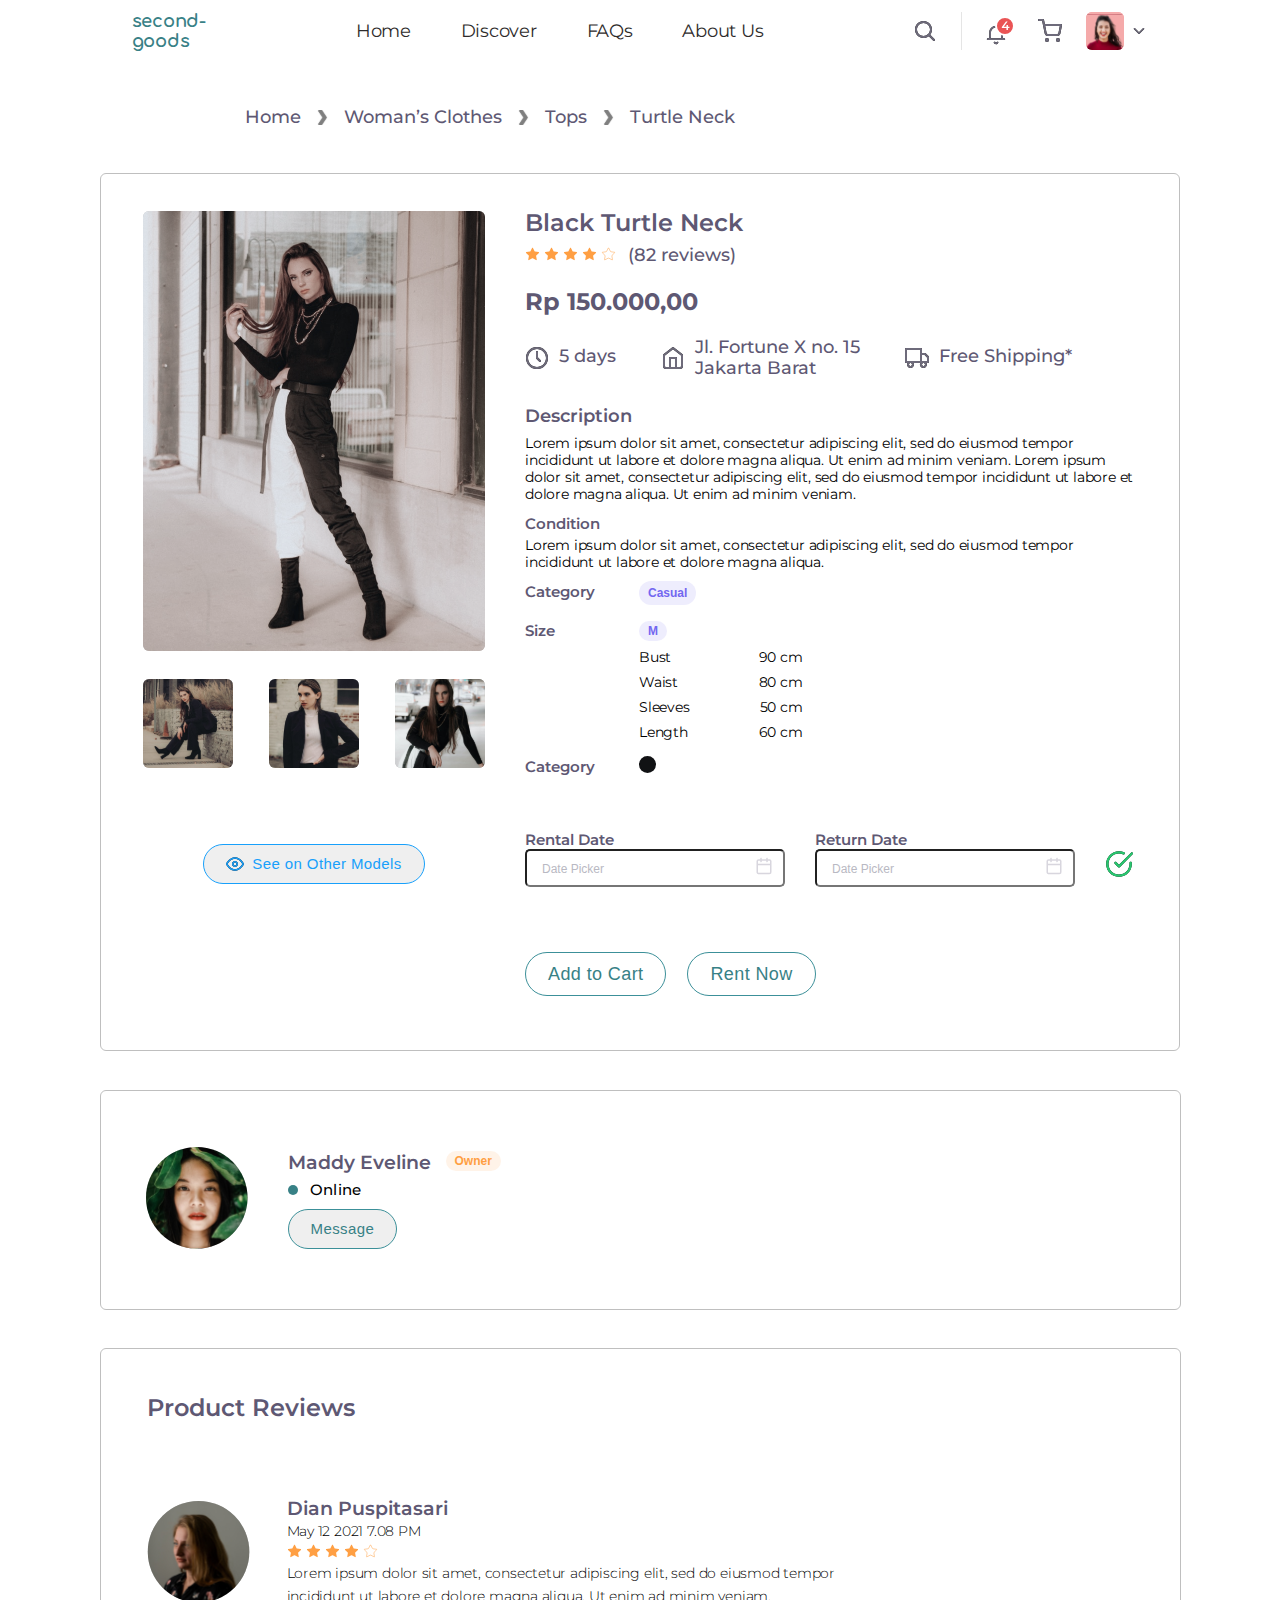
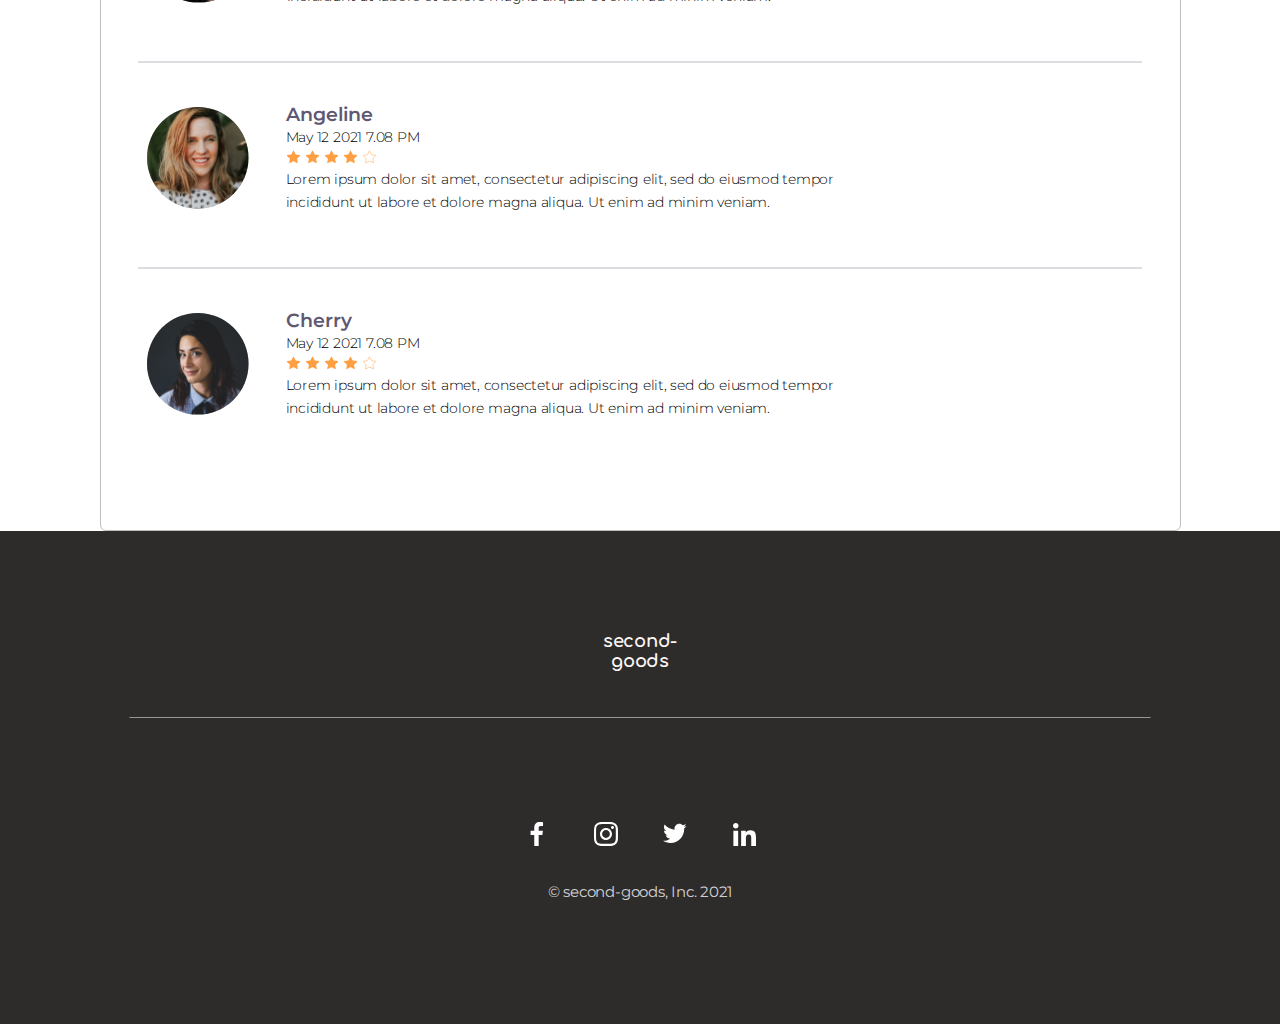
<file: discover-page.html>
<!DOCTYPE html>
<html lang="en">
<head>
    <meta charset="UTF-8">
    <meta http-equiv="X-UA-Compatible" content="IE=edge">
    <meta name="viewport" content="width=device-width, initial-scale=1.0">
    <title>Discover Page</title>
    <link rel="stylesheet" href="./discover-page.css">
</head>
<body>
     <!-- header section start -->
     <header>
        <nav>
          <ul>
            <div class="logo-name">
              <h1>
                second- <br />
                goods
              </h1>
            </div>
            <div class="nav-lists">
              <li><a href="./index.html">Home</a></li>
              <li><a href="./discover.html">Discover</a></li>
              <li><a href="">FAQs</a></li>
              <li><a href="#">About Us</a></li>
            </div>
            <div class="profile">
              <img src="./images/Search-icon.svg" alt="" />
              <img src="./images/vertical-line.svg" alt="" />
              <img src="./images/Notification.svg" alt="" />
              <img src="./images/Shopping Cart.svg" alt="" />
              <div class="dropdown">
                <img src="./images/Avatar.svg" alt="" />
                <img src="./images/Dropdown.svg" alt="" />
              </div>
            </div>
            <div class="menu-bar">
              <img src="./images/menu-bar.png" alt="" />
            </div>
          </ul>
        </nav>
      </header>
      <!-- header section end -->
      
      <!-- main section start -->
      <!-- navigation start -->
        <section class="navigation">
            <h2>Home</h2>
            <img src="./discover-pages-images/rightarrow.svg" alt="">
            <h2>Woman’s Clothes</h2>
            <img src="./discover-pages-images/rightarrow.svg" alt="">
            <h2>Tops</h2>
            <img src="./discover-pages-images/rightarrow.svg" alt="">
            <h2>Turtle Neck</h2>
        </section>
      <!-- navigation End -->

        <!-- Product-Info Section Start -->
            <section class="product-info">
                <div class="images-sections">
                    <img class="img-1" src="./discover-pages-images/products/product-img1.svg" alt="">
                    <div class="row-img">
                        <img src="./discover-pages-images/products/product-img2.svg" alt="">
                        <img src="./discover-pages-images/products/product-img3.svg" alt="">
                        <img src="./discover-pages-images/products/product-img4.svg" alt="">
                    </div>
                    <div class="see-other-btn">
                        <button><img src="./discover-pages-images/Try On.svg" alt="">See on Other Models</button>
                    </div>
                </div>
                <!-- -------------------------------------------------------------------------------- -->

                <div class="product-description">
                    <h1>Black Turtle Neck</h1>
                    <!-- 1 -->
                    <div class="reviews">
                        <div class="star">
                            <img src="./discover-images/fillstar.svg" alt="">
                            <img src="./discover-images/fillstar.svg" alt="">
                            <img src="./discover-images/fillstar.svg" alt="">
                            <img src="./discover-images/fillstar.svg" alt="">
                            <img src="./discover-images/emptystar.svg" alt="">
                        </div>
                        <p>(82 reviews)</p>
                    </div>
                    <!-- 2 -->
                    <h2>Rp 150.000,00</h2>
                    <!-- 3 -->
                    <div class="delivery">
                        <div class="delivery-detail">
                            <img src="./discover-pages-images/Clock.svg" alt="">
                            <p>5 days</p>
                        </div>
                        <div class="delivery-detail">
                            <img src="./discover-pages-images/Home.svg" alt="">
                            <p>Jl. Fortune X no. 15 <br>Jakarta Barat</p>

                        </div>
                        <div class="delivery-detail">
                            <img src="./discover-pages-images/Truck.svg" alt="">
                            <p>Free Shipping*</p>
                        </div>
                    </div>
                    <!-- 4 -->
                    <h3>Description</h3>
                    <h6>Lorem ipsum dolor sit amet, consectetur adipiscing elit, sed do eiusmod tempor <br> incididunt ut labore et dolore magna aliqua. Ut enim ad minim veniam. Lorem ipsum <br> dolor sit amet, consectetur adipiscing elit, sed do eiusmod tempor incididunt ut labore et <br> dolore magna aliqua. Ut enim ad minim veniam.</h6>
                    <!-- 5 -->
                    <h4>Condition</h4>
                    <h6>Lorem ipsum dolor sit amet, consectetur adipiscing elit, sed do eiusmod tempor <br> incididunt ut labore et dolore magna aliqua.</h6>
                    <!-- ---- -->
                    <div class="category">
                        <h4>Category</h4>
                        <button>Casual</button>
                    </div>
                    <div class="category">
                        <h4>Size</h4>
                        <div class="size">
                            <button>M</button>
                            <div class="size-measure">
                                <p>Bust</p>
                                <p>90 cm</p>
                            </div>
                            <div class="size-measure">
                                <p>Waist</p>
                                <p>80 cm</p>
                            </div>
                            <div class="size-measure">
                                <p>Sleeves</p>
                                <p>50 cm</p>
                            </div><div class="size-measure">
                                <p>Length</p>
                                <p>60 cm</p>
                            </div>
                        </div>
                    </div>
                    <div class="category">
                        <h4>Category</h4>
                        <div class="circle"></div>
                    </div>

                    <div class="rent">
                        <div class="rental">
                            <label for="date">Rental Date</label><br>
                            <input type="text" placeholder="Date Picker">
                            <div class="date-img">
                                <img src="./discover-pages-images/calendar.png" alt="">
                            </div>
                        </div>
                        <div class="rental">
                            <label for="date">Return Date</label><br>
                            <input type="text" placeholder="Date Picker">
                            <div class="date-img">
                                <img src="./discover-pages-images/calendar.png" alt="">
                            </div>
                        </div>
                        <div class="checkmark-img">
                            <img src="./discover-pages-images/Check.svg" alt="">
                        </div>
                    </div>

                    <div class="cart-rent-btns">
                        <button>Add to Cart</button>
                        <button>Rent Now</button>
                    </div>
                </div>

            </section>
        <!-- Product-Info Section End -->
            <!-- Owner Section Start -->
                <section class="owner">
                    <div class="owner-img">
                        <img src="./discover-pages-images/owner.svg" alt="">
                    </div>
                    <div class="owner-text">
                        <div class="name">
                            <h3>Maddy Eveline</h3>
                            <button>Owner</button>
                        </div>
                        <div class="status">
                            <img src="./discover-pages-images/online.svg" alt="">
                            <p>Online</p>
                        </div>
                        <div class="msg-btn">
                            <button>Message</button>
                        </div>
                    </div>
                </section>
            <!-- Owner Section End -->


      <!-- main section End -->

      <!-- Review section start -->
                <section class="product-reviews">
                    <h2>Product Reviews</h2>
                    <div class="product-review">
                        <div class="review-profile"> 
                            <img src="./discover-pages-images/review1.svg" alt="">
                        </div>
                        <div class="review-text">
                            <h3>Dian Puspitasari</h3>
                            <p>May 12 2021 7.08 PM</p>
                            <div class="stars">
                                <img src="./discover-images/fillstar.svg" alt="">
                                <img src="./discover-images/fillstar.svg" alt="">
                                <img src="./discover-images/fillstar.svg" alt="">
                                <img src="./discover-images/fillstar.svg" alt="">
                                <img src="./discover-images/emptystar.svg" alt="">
                            </div>
                            <p>Lorem ipsum dolor sit amet, consectetur adipiscing elit, sed do eiusmod tempor <br>   incididunt ut labore et dolore magna aliqua. Ut enim ad minim veniam.</p>
                        </div>
                    </div>
                    <img class="line" src="./discover-pages-images/Line.svg" alt="">
                    <div class="product-review">
                        <div class="review-profile"> 
                            <img src="./discover-pages-images/review2.svg" alt="">
                        </div>
                        <div class="review-text">
                            <h3>Angeline</h3>
                            <p>May 12 2021 7.08 PM</p>
                            <div class="stars">
                                <img src="./discover-images/fillstar.svg" alt="">
                                <img src="./discover-images/fillstar.svg" alt="">
                                <img src="./discover-images/fillstar.svg" alt="">
                                <img src="./discover-images/fillstar.svg" alt="">
                                <img src="./discover-images/emptystar.svg" alt="">
                            </div>
                            <p>Lorem ipsum dolor sit amet, consectetur adipiscing elit, sed do eiusmod tempor <br>   incididunt ut labore et dolore magna aliqua. Ut enim ad minim veniam.</p>
                        </div>
                    </div>
                    <img class="line" src="./discover-pages-images/Line.svg" alt="">
                    <div class="product-review">
                        <div class="review-profile"> 
                            <img src="./discover-pages-images/review3.svg" alt="">
                        </div>
                        <div class="review-text">
                            <h3>Cherry</h3>
                            <p>May 12 2021 7.08 PM</p>
                            <div class="stars">
                                <img src="./discover-images/fillstar.svg" alt="">
                                <img src="./discover-images/fillstar.svg" alt="">
                                <img src="./discover-images/fillstar.svg" alt="">
                                <img src="./discover-images/fillstar.svg" alt="">
                                <img src="./discover-images/emptystar.svg" alt="">
                            </div>
                            <p>Lorem ipsum dolor sit amet, consectetur adipiscing elit, sed do eiusmod tempor <br>   incididunt ut labore et dolore magna aliqua. Ut enim ad minim veniam.</p>
                        </div>
                    </div>
                </section>
      <!-- Review section End -->



  <!-- footer -->
  <footer>
    <div class="footer">
      <h1>second- </h1>
     <h1>goods</h1> </h1>
    </div>
    <div class="line2">
      <img src="./images/line2.svg" alt="">
    </div>
    <div class="social-media-icons">
      <a href=""><img src="./images/Facebook.svg" alt=""></a>
      <a href=""><img src="./images/Instagram.svg" alt=""></a>
      <a href=""><img src="./images/Twitter.svg" alt=""></a>
      <a href=""><img src="./images/Linkedin.svg" alt=""></a>
    </div>
    <h3>© second-goods, Inc. 2021</h3>
  </footer>
  
  <!-- Footer Section End -->


</body>
</html>
</file>
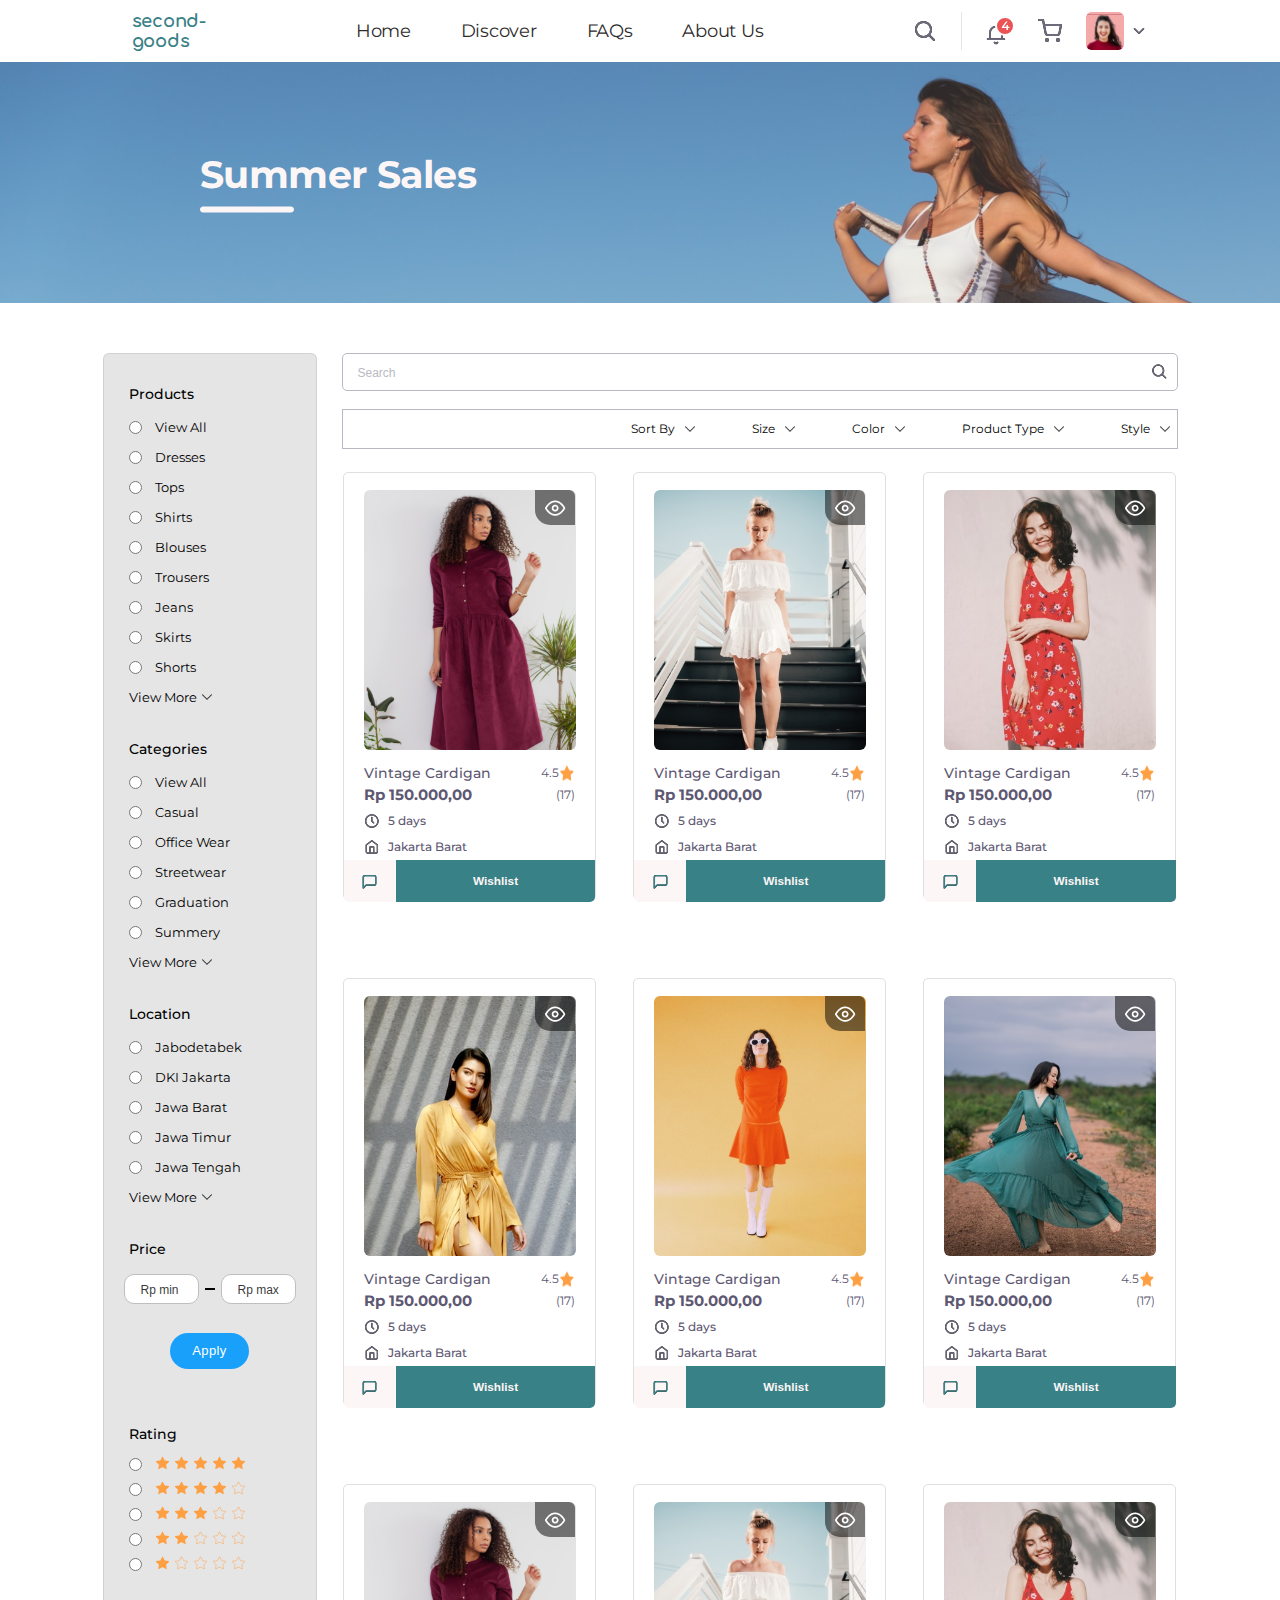
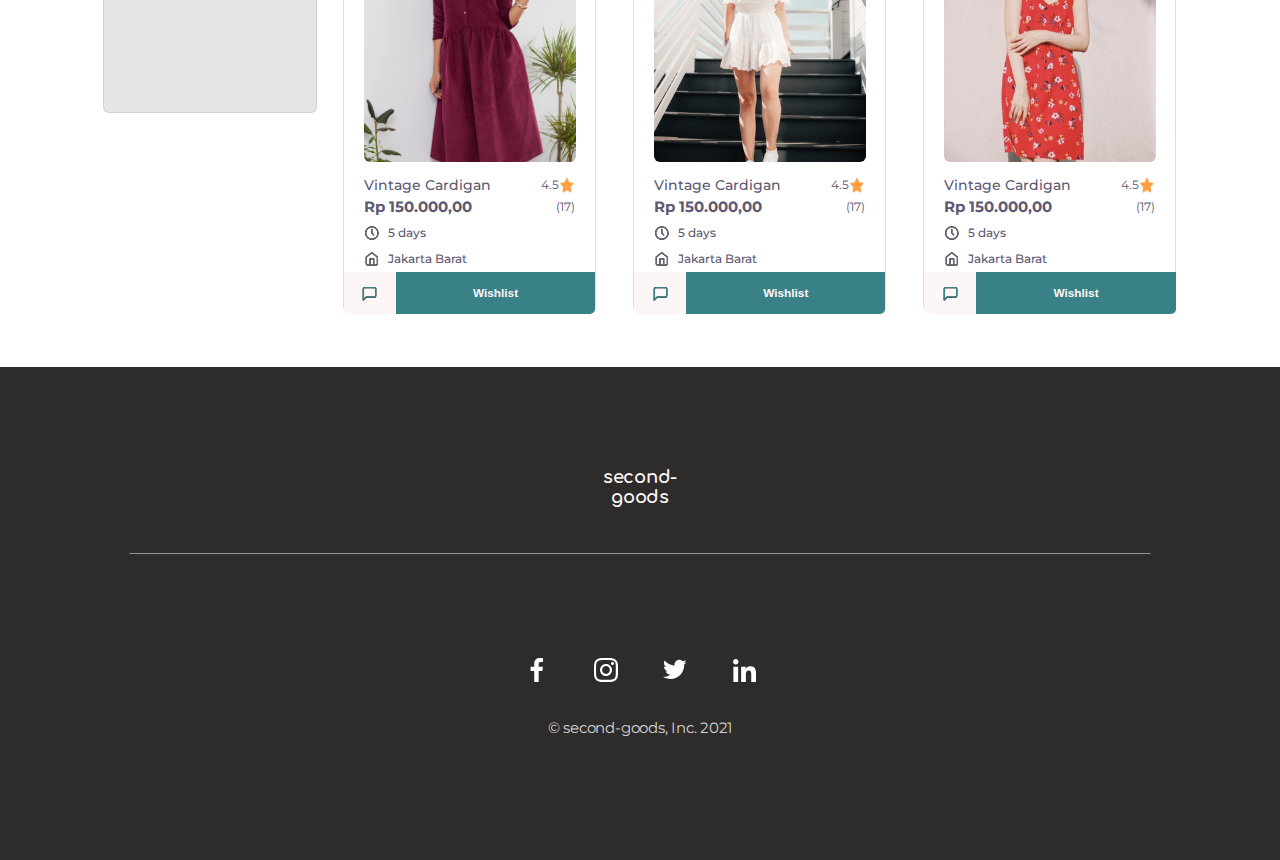
<file: discover.html>
<!DOCTYPE html>
<html lang="en">
  <head>
    <meta charset="UTF-8" />
    <meta http-equiv="X-UA-Compatible" content="IE=edge" />
    <meta name="viewport" content="width=device-width, initial-scale=1.0" />
    <title>Discover</title>
    <link rel="stylesheet" href="./discover.css" />
  </head>
  <body>
    <!-- header section start -->
    <header>
      <nav>
        <ul>
          <div class="logo-name">
            <h1>
              second- <br />
              goods
            </h1>
          </div>
          <div class="nav-lists">
            <li><a href="./index.html">Home</a></li>
            <li><a href="./discover.html">Discover</a></li>
            <li><a href="">FAQs</a></li>
            <li><a href="./discover-page.html">About Us</a></li>
          </div>
          <div class="profile">
            <img src="./images/Search-icon.svg" alt="" />
            <img src="./images/vertical-line.svg" alt="" />
            <img src="./images/Notification.svg" alt="" />
            <img src="./images/Shopping Cart.svg" alt="" />
            <div class="dropdown">
              <img src="./images/Avatar.svg" alt="" />
              <img src="./images/Dropdown.svg" alt="" />
            </div>
          </div>
          <div class="menu-bar">
            <img src="./images/menu-bar.png" alt="" />
          </div>
        </ul>
      </nav>
    </header>
    <!-- header section end -->
    <!-- Home Section start -->
    <section class="home">
      <div class="home-title">
        <h1>Summer Sales</h1>
        <img src="./discover-images/line.svg" alt="" />
      </div>
    </section>
    <!-- Home Section end -->
    <!-- main section start -->

    <main>
      <aside class="products">
        <h2>Products</h2>
        <div class="product-list">
          <div class="list">
            <input type="radio" name="list" id="view-all" />
            <label for="view-all">View All</label>
          </div>
          <div class="list">
            <input type="radio" name="list" id="Dresses" />
            <label for="Dresses">Dresses</label>
          </div>
          <div class="list">
            <input type="radio" name="list" id="Tops" />
            <label for="Tops">Tops</label>
          </div>
          <div class="list">
            <input type="radio" name="list" id="Shirts" />
            <label for="Shirts">Shirts</label>
          </div>
          <div class="list">
            <input type="radio" name="list" id="Blouses" />
            <label for="Blouses">Blouses</label>
          </div>
          <div class="list">
            <input type="radio" name="list" id="Trousers" />
            <label for="Trousers">Trousers</label>
          </div>
          <div class="list">
            <input type="radio" name="list" id="Jeans" />
            <label for="Jeans">Jeans</label>
          </div>
          <div class="list">
            <input type="radio" name="list" id="Skirts" />
            <label for="Skirts">Skirts</label>
          </div>
          <div class="list">
            <input type="radio" name="list" id="Shorts" />
            <label for="Shorts">Shorts</label>
          </div>
          <div class="view-more">
            <h3>View More</h3>
            <img src="/discover-images/view-more.svg" alt="" />
          </div>
        </div>
        <h2>Categories</h2>
        <div class="product-list">
          <div class="list">
            <input type="radio" name="list" id="view-all" />
            <label for="view-all">View All</label>
          </div>
          <div class="list">
            <input type="radio" name="list" id="Casual" />
            <label for="Casual">Casual</label>
          </div>
          <div class="list">
            <input type="radio" name="list" id="Office Wear" />
            <label for="Office Wear">Office Wear</label>
          </div>
          <div class="list">
            <input type="radio" name="list" id="Streetwear" />
            <label for="Streetwear">Streetwear</label>
          </div>
          <div class="list">
            <input type="radio" name="list" id="Graduation" />
            <label for="Graduation">Graduation</label>
          </div>
          <div class="list">
            <input type="radio" name="list" id="Summery" />
            <label for="Summery">Summery</label>
          </div>
          <div class="view-more">
            <h3>View More</h3>
            <img src="/discover-images/view-more.svg" alt="" />
          </div>
        </div>
        <h2>Location</h2>
        <div class="product-list">
          <div class="list">
            <input type="radio" name="list" id="Jabodetabek" />
            <label for="Jabodetabek">Jabodetabek</label>
          </div>
          <div class="list">
            <input type="radio" name="list" id="DKI Jakarta" />
            <label for="DKI Jakarta">DKI Jakarta</label>
          </div>
          <div class="list">
            <input type="radio" name="list" id="Jawa Barat" />
            <label for="Jawa Barat">Jawa Barat</label>
          </div>
          <div class="list">
            <input type="radio" name="list" id="Jawa Timur" />
            <label for="Jawa Timur">Jawa Timur</label>
          </div>
          <div class="list">
            <input type="radio" name="list" id="Jawa Tengah" />
            <label for="Jawa Tengah">Jawa Tengah</label>
          </div>
          <div class="view-more">
            <h3>View More</h3>
            <img src="/discover-images/view-more.svg" alt="" />
          </div>
        </div>
        <h2>Price</h2>
        <div class="price">
          <input type="text" placeholder="Rp min" />
          <div class="line1"></div>
          <input type="text" placeholder="Rp max" />
        </div>
        <div class="apply-btn">
          <button>Apply</button>
        </div>
        <h2>Rating</h2>
        <div class="product-list">
          <div class="list">
            <input type="radio" name="rating" id="star1" />
            <div class="stars">
              <img src="./discover-images/fillstar.svg" alt="" />
              <img src="./discover-images/fillstar.svg" alt="" />
              <img src="./discover-images/fillstar.svg" alt="" />
              <img src="./discover-images/fillstar.svg" alt="" />
              <img src="./discover-images/fillstar.svg" alt="" />
            </div>
          </div>
          <div class="list">
            <input type="radio" name="rating" id="star2" />
            <div class="stars">
              <img src="./discover-images/fillstar.svg" alt="" />
              <img src="./discover-images/fillstar.svg" alt="" />
              <img src="./discover-images/fillstar.svg" alt="" />
              <img src="./discover-images/fillstar.svg" alt="" />
              <img src="./discover-images/emptystar.svg" alt="" />
            </div>
          </div>
          <div class="list">
            <input type="radio" name="rating" id="star3" />
            <div class="stars">
              <img src="./discover-images/fillstar.svg" alt="" />
              <img src="./discover-images/fillstar.svg" alt="" />
              <img src="./discover-images/fillstar.svg" alt="" />
              <img src="./discover-images/emptystar.svg" alt="" />
              <img src="./discover-images/emptystar.svg" alt="" />
            </div>
          </div>
          <div class="list">
            <input type="radio" name="rating" id="star4" />
            <div class="stars">
              <img src="./discover-images/fillstar.svg" alt="" />
              <img src="./discover-images/fillstar.svg" alt="" />
              <img src="./discover-images/emptystar.svg" alt="" />
              <img src="./discover-images/emptystar.svg" alt="" />
              <img src="./discover-images/emptystar.svg" alt="" />
            </div>
          </div>
          <div class="list">
            <input type="radio" name="rating" id="star5" />
            <div class="stars">
              <img src="./discover-images/fillstar.svg" alt="" />
              <img src="./discover-images/emptystar.svg" alt="" />
              <img src="./discover-images/emptystar.svg" alt="" />
              <img src="./discover-images/emptystar.svg" alt="" />
              <img src="./discover-images/emptystar.svg" alt="" />
            </div>
          </div>
        </div>
      </aside>
      <!-- aside completed -->

      <section class="lists">
        <!-- ------------------------------- -->
        <div class="search-bar">
          <input type="text" placeholder="Search" />
          <div class="search-img">
            <img src="./discover-images/search/search.svg" alt="" />
          </div>
        </div>
        <!-- -------------------------------- -->
        <div class="categories-lists">
          <div class="sortby">
            <h3>Sort By</h3>
            <img src="./discover-images/view-more.svg" alt="" />
          </div>
          <div class="sortby">
            <h3>Size</h3>
            <img src="./discover-images/view-more.svg" alt="" />
          </div>
          <div class="sortby">
            <h3>Color</h3>
            <img src="./discover-images/view-more.svg" alt="" />
          </div>
          <div class="sortby">
            <h3>Product Type</h3>
            <img src="./discover-images/view-more.svg" alt="" />
          </div>
          <div class="sortby">
            <h3>Style</h3>
            <img src="./discover-images/view-more.svg" alt="" />
          </div>
        </div>
        <!-- ------------------------------------ -->

        <div class="whislist">
          <div class="cards">
            <div class="product-img">
              <img src="./discover-images/cards/card-1.svg" alt="" />
              <div class="view">
                <img src="./images/Try On.png" alt="" />
              </div>
            </div>

            <div class="card-title">
              <h3>Vintage Cardigan</h3>
              <div class="rating">
                <p>4.5</p>
                <img src="./images/⭐️ Icon.png" alt="" />
              </div>
            </div>

            <div class="price">
              <h2>Rp 150.000,00</h2>
              <p>(17)</p>
            </div>

            <div class="days">
              <img src="./images/Clock.svg" alt="" />
              <p>5 days</p>
            </div>

            <div class="place">
              <img src="/images/Home.svg" alt="" />
              <p>Jakarta Barat</p>
            </div>

            <div class="msg-whislist">
              <div class="message">
                <img src="./images/Message.svg" alt="" />
              </div>
              <div class="whislist-btn">
                <button>Wishlist</button>
              </div>
            </div>
          </div>


          <div class="cards">
            <div class="product-img">
              <img src="./discover-images/cards/card-2.svg" alt="" />
              <div class="view">
                <img src="./images/Try On.png" alt="" />
              </div>
            </div>

            <div class="card-title">
              <h3>Vintage Cardigan</h3>
              <div class="rating">
                <p>4.5</p>
                <img src="./images/⭐️ Icon.png" alt="" />
              </div>
            </div>

            <div class="price">
              <h2>Rp 150.000,00</h2>
              <p>(17)</p>
            </div>

            <div class="days">
              <img src="./images/Clock.svg" alt="" />
              <p>5 days</p>
            </div>

            <div class="place">
              <img src="/images/Home.svg" alt="" />
              <p>Jakarta Barat</p>
            </div>

            <div class="msg-whislist">
              <div class="message">
                <img src="./images/Message.svg" alt="" />
              </div>
              <div class="whislist-btn">
                <button>Wishlist</button>
              </div>
            </div>
          </div>


          <div class="cards">
            <div class="product-img">
              <img src="./discover-images/cards/card-3.svg" alt="" />
              <div class="view">
                <img src="./images/Try On.png" alt="" />
              </div>
            </div>

            <div class="card-title">
              <h3>Vintage Cardigan</h3>
              <div class="rating">
                <p>4.5</p>
                <img src="./images/⭐️ Icon.png" alt="" />
              </div>
            </div>

            <div class="price">
              <h2>Rp 150.000,00</h2>
              <p>(17)</p>
            </div>

            <div class="days">
              <img src="./images/Clock.svg" alt="" />
              <p>5 days</p>
            </div>

            <div class="place">
              <img src="/images/Home.svg" alt="" />
              <p>Jakarta Barat</p>
            </div>

            <div class="msg-whislist">
              <div class="message">
                <img src="./images/Message.svg" alt="" />
              </div>
              <div class="whislist-btn">
                <button>Wishlist</button>
              </div>
            </div>
          </div>

        </div>

        <div class="whislist">
          <div class="cards">
            <div class="product-img">
              <img src="./discover-images/cards/card-img4.svg" alt="" />
              <div class="view">
                <img src="./images/Try On.png" alt="" />
              </div>
            </div>

            <div class="card-title">
              <h3>Vintage Cardigan</h3>
              <div class="rating">
                <p>4.5</p>
                <img src="./images/⭐️ Icon.png" alt="" />
              </div>
            </div>

            <div class="price">
              <h2>Rp 150.000,00</h2>
              <p>(17)</p>
            </div>

            <div class="days">
              <img src="./images/Clock.svg" alt="" />
              <p>5 days</p>
            </div>

            <div class="place">
              <img src="/images/Home.svg" alt="" />
              <p>Jakarta Barat</p>
            </div>

            <div class="msg-whislist">
              <div class="message">
                <img src="./images/Message.svg" alt="" />
              </div>
              <div class="whislist-btn">
                <button>Wishlist</button>
              </div>
            </div>
          </div>


          <div class="cards">
            <div class="product-img">
              <img src="./discover-images/cards/card-img5.svg" alt="" />
              <div class="view">
                <img src="./images/Try On.png" alt="" />
              </div>
            </div>

            <div class="card-title">
              <h3>Vintage Cardigan</h3>
              <div class="rating">
                <p>4.5</p>
                <img src="./images/⭐️ Icon.png" alt="" />
              </div>
            </div>

            <div class="price">
              <h2>Rp 150.000,00</h2>
              <p>(17)</p>
            </div>

            <div class="days">
              <img src="./images/Clock.svg" alt="" />
              <p>5 days</p>
            </div>

            <div class="place">
              <img src="/images/Home.svg" alt="" />
              <p>Jakarta Barat</p>
            </div>

            <div class="msg-whislist">
              <div class="message">
                <img src="./images/Message.svg" alt="" />
              </div>
              <div class="whislist-btn">
                <button>Wishlist</button>
              </div>
            </div>
          </div>


          <div class="cards">
            <div class="product-img">
              <img src="./discover-images/cards/card-img6.svg" alt="" />
              <div class="view">
                <img src="./images/Try On.png" alt="" />
              </div>
            </div>

            <div class="card-title">
              <h3>Vintage Cardigan</h3>
              <div class="rating">
                <p>4.5</p>
                <img src="./images/⭐️ Icon.png" alt="" />
              </div>
            </div>

            <div class="price">
              <h2>Rp 150.000,00</h2>
              <p>(17)</p>
            </div>

            <div class="days">
              <img src="./images/Clock.svg" alt="" />
              <p>5 days</p>
            </div>

            <div class="place">
              <img src="/images/Home.svg" alt="" />
              <p>Jakarta Barat</p>
            </div>

            <div class="msg-whislist">
              <div class="message">
                <img src="./images/Message.svg" alt="" />
              </div>
              <div class="whislist-btn">
                <button>Wishlist</button>
              </div>
            </div>
          </div>

        </div>

        <div class="whislist">
          <div class="cards">
            <div class="product-img">
              <img src="./discover-images/cards/card-1.svg" alt="" />
              <div class="view">
                <img src="./images/Try On.png" alt="" />
              </div>
            </div>

            <div class="card-title">
              <h3>Vintage Cardigan</h3>
              <div class="rating">
                <p>4.5</p>
                <img src="./images/⭐️ Icon.png" alt="" />
              </div>
            </div>

            <div class="price">
              <h2>Rp 150.000,00</h2>
              <p>(17)</p>
            </div>

            <div class="days">
              <img src="./images/Clock.svg" alt="" />
              <p>5 days</p>
            </div>

            <div class="place">
              <img src="/images/Home.svg" alt="" />
              <p>Jakarta Barat</p>
            </div>

            <div class="msg-whislist">
              <div class="message">
                <img src="./images/Message.svg" alt="" />
              </div>
              <div class="whislist-btn">
                <button>Wishlist</button>
              </div>
            </div>
          </div>


          <div class="cards">
            <div class="product-img">
              <img src="./discover-images/cards/card-2.svg" alt="" />
              <div class="view">
                <img src="./images/Try On.png" alt="" />
              </div>
            </div>

            <div class="card-title">
              <h3>Vintage Cardigan</h3>
              <div class="rating">
                <p>4.5</p>
                <img src="./images/⭐️ Icon.png" alt="" />
              </div>
            </div>

            <div class="price">
              <h2>Rp 150.000,00</h2>
              <p>(17)</p>
            </div>

            <div class="days">
              <img src="./images/Clock.svg" alt="" />
              <p>5 days</p>
            </div>

            <div class="place">
              <img src="/images/Home.svg" alt="" />
              <p>Jakarta Barat</p>
            </div>

            <div class="msg-whislist">
              <div class="message">
                <img src="./images/Message.svg" alt="" />
              </div>
              <div class="whislist-btn">
                <button>Wishlist</button>
              </div>
            </div>
          </div>


          <div class="cards">
            <div class="product-img">
              <img src="./discover-images/cards/card-3.svg" alt="" />
              <div class="view">
                <img src="./images/Try On.png" alt="" />
              </div>
            </div>

            <div class="card-title">
              <h3>Vintage Cardigan</h3>
              <div class="rating">
                <p>4.5</p>
                <img src="./images/⭐️ Icon.png" alt="" />
              </div>
            </div>

            <div class="price">
              <h2>Rp 150.000,00</h2>
              <p>(17)</p>
            </div>

            <div class="days">
              <img src="./images/Clock.svg" alt="" />
              <p>5 days</p>
            </div>

            <div class="place">
              <img src="/images/Home.svg" alt="" />
              <p>Jakarta Barat</p>
            </div>

            <div class="msg-whislist">
              <div class="message">
                <img src="./images/Message.svg" alt="" />
              </div>
              <div class="whislist-btn">
                <button>Wishlist</button>
              </div>
            </div>
          </div>

        </div>
      </section>
    </main>

    <!-- main section End-->


      <!-- footer -->
<footer>
  <div class="footer">
    <h1>second- </h1>
   <h1>goods</h1> </h1>
  </div>
  <div class="line2">
    <img src="./images/line2.svg" alt="">
  </div>
  <div class="social-media-icons">
    <a href=""><img src="./images/Facebook.svg" alt=""></a>
    <a href=""><img src="./images/Instagram.svg" alt=""></a>
    <a href=""><img src="./images/Twitter.svg" alt=""></a>
    <a href=""><img src="./images/Linkedin.svg" alt=""></a>
  </div>
  <h3>© second-goods, Inc. 2021</h3>
</footer>

<!-- Footer Section End -->
  </body>
</html>
</file>
<file: discover-page.css>
@import url('https://fonts.googleapis.com/css2?family=Comfortaa&display=swap');
@import url('https://fonts.googleapis.com/css2?family=Montserrat&display=swap');
*{
  margin: 0;
  padding: 0;
  box-sizing: border-box;
}
body{
  font-family: 'Montserrat';
  font-style: normal;
}
button:hover
{
  background-color: #180c0cad !important;
  cursor: pointer;
}
header{
    background: rgba(0, 0, 0, 0.0001);
    padding: 11px 0;
}
.logo-name h1{
    font-family: 'Comfortaa';
    font-weight: 700;
    font-size: 18px;
    line-height: 20px;
    display: flex;
    align-items: center;
    letter-spacing: -0.015em;
    color: #388186;
}
.menu-bar{
    display: none;
}
ul{
    display: flex;
    justify-content: center;
    gap: 150px;
    list-style: none;
    align-items: center;
}
.nav-lists{
    display: flex;
    gap: 50px;
}
.profile{
    display: flex;
    gap: 24px;
}
.dropdown{
    display: flex;
    gap: 6px;
}
ul li a{
    font-weight: 400;
    font-size: 18px;
    line-height: 22px;
    letter-spacing: -0.015em;
    color: #2E2B2B;
    text-decoration: none;
}
/* header css end */

/* navigation start */
.navigation{
    /* background: #E5E5E5; */
    padding: 45px 0;
    display: flex;
    gap: 14px;
    padding-left: 245px;
}
.navigation h2{
    font-weight: 500;
    font-size: 18px;
    line-height: 21px;
    color: #5E5873;
}
/* navigation end */

/* product-info start */
.product-info{
    width: 1080px;
    height: 878px;
    background: #FFFFFF;
    border: 1px solid #BFBFBF;
    border-radius: 6px;
    margin: 0 auto;
    display: flex;
    gap: 40px;
}
.see-other-btn{
    display: flex;
    justify-content: center;
    padding-top: 76px;
}
.see-other-btn button{
    display: flex;
    align-items: center;
    gap: 8px;
    border: 1px solid #18A0FB;
    border-radius: 24px;
    padding: 10px 22px;
    font-weight: 500;
    font-size: 15px;
    line-height: 18px;
    letter-spacing: 0.4px;
    color: #18A0FB;
}
.images-sections{
    padding-top: 37px;
    padding-left: 42px;
}
.row-img{
    display: flex;
    gap: 36px;
    padding-top: 24px;
}
/* --------------------------------- */

.product-description{
    padding-top: 38px;
}
.product-description h1{
    font-weight: 600;
    font-size: 24px;
    line-height: 21px;
    color: #5E5873;
}
.reviews{
    display: flex;
    align-items: center;
    gap: 12px;
    padding-top: 12px;
}
.reviews p{
    font-weight: 500;
    font-size: 18px;
    line-height: 21px;
    color: #5E5873;
}
.product-description h2{
    font-weight: 700;
    font-size: 24px;
    line-height: 21px;
    color: #5E5873;
    padding: 25px 0;
}
/* --- */
.delivery{
    display: flex;
    align-items: center;
    gap: 45px;
    padding-bottom: 27px;
}
.delivery-detail{
    display: flex;
    gap: 10px;
}
.delivery-detail p{
    font-weight: 500;
    font-size: 18px;
    line-height: 21px;
    color: #5E5873;
}
/* ---- */
.product-description h3{
    font-weight: 600;
    font-size: 18px;
    line-height: 21px;
    color: #5E5873;
    padding-bottom: 8px;
}
.product-description h6{
    font-weight: 400;
    font-size: 14px;
    line-height: 17px;
    letter-spacing: -0.015em;
    color: #000000;
    padding-bottom: 10px;
}

/* --- */
.product-description h4{
    padding-bottom: 3px;
    font-weight: 600;
    font-size: 15px;
    line-height: 21px;
    color: #5E5873;
}
.category{
    display: flex;
    gap: 44px;
    padding-bottom: 15px;
}
.category button{
    padding: 1px 9px;
    font-weight: 600;
    font-size: 12px;
    line-height: 18px;
    color: #7367F0;
    background: rgba(115, 103, 240, 0.12);
    border-radius: 17px;
    border: none;
}
.size{
    padding-left: 40px;
}
.size-measure{
    display: flex;
    justify-content: space-between;
    padding-top: 8px;
    gap: 70px;
}
.size-measure p{
    font-weight: 400;
    font-size: 14px;
    line-height: 17px;
    letter-spacing: -0.015em;
    color: #000000;
}
.circle{
    width: 17px;
    height: 17px;
    background: #111214;
    border-radius: 50%;
}
.rental{
    position: relative;
}
.rental input{
    width: 260px;
    height: 38px;
    background: #FFFFFF;
    border-radius: 5px;
}
.rental{
    padding-top: 35px;
}
.rental ::placeholder{
    padding-left: 15px;
    font-weight: 400;
    font-size: 12px;
    line-height: 24px;
    color: #B9B9C3;
}
.rental label{
    font-weight: 600;
    font-size: 15px;
    line-height: 18px;
    color: #5E5873;
}
.rental .date-img{
    position: absolute;
    top: 62px;
    left: 230px;
}
.rent{
    display: flex;
    gap: 30px;
}
.checkmark-img{
    padding-top: 55px;
}
/* ----------------------- */
.cart-rent-btns{
    padding-top: 65px;
    display: flex;
    gap: 21px;
}
.cart-rent-btns button:hover{
    background: #3C9099 !important;
    color: #FFFFFF;
}
.cart-rent-btns button{
    border: 1px solid #3C9099;
    border-radius: 24px;
    font-weight: 500;
    font-size: 18px;
    line-height: 22px;
    letter-spacing: 0.4px;
    color: #388186;
    padding: 10px 22px;
    background: transparent;
}
/* product-info end */

/* Owner Section Start */
    .owner{
        width: 1081px;
        height: 220px;
        background: #FFFFFF;
        border: 1px solid #BFBFBF;
        border-radius: 6px;
        margin-top: 39px;
        margin-left: auto;
        margin-right: auto;
        display: flex;
        align-items: center;
        gap: 40px;
    }
    .owner-img{
        padding-left: 45px;
    }
    .name{
        gap: 15px;
        display: flex;
        align-items: flex-end;
        padding-bottom: 10px;
    }
    .name h3{
        font-weight: 600;
        font-size: 18.7451px;
        line-height: 16px;
        color: #5E5873;
    }
    .name button{
        font-weight: 600;
        font-size: 12px;
        line-height: 18px;
        color: #FF9F43;
        padding: 1px 9px;
        background: rgba(255, 159, 67, 0.12);
        border-radius: 17px;
        border: none;
    }
    .status{
        display: flex;
        gap: 12px;
        padding-bottom: 10px;
    }
    .status p{
        font-weight: 500;
        font-size: 15px;
        line-height: 18px;
        letter-spacing: 0.4px;
        color: #000000;
    }
    .msg-btn button{
        font-weight: 500;
        font-size: 15px;
        line-height: 18px;
        letter-spacing: 0.4px;
        color: #388186;
        padding: 10px 22px;
        border: 1px solid #3C9099;
        border-radius: 24px;
    }
/* Owner Section End */

/* Product-Reviews Start */
    .product-reviews{
        background: #FFFFFF;
        border: 1px solid #BFBFBF;
        border-radius: 6px;
        width: 1081px;
        height: 783px;
        margin-top: 38px;
        margin-left: auto;
        margin-right: auto;
    }
    .product-reviews h2{
        font-weight: 600;
        font-size: 24px;
        line-height: 21px;
        color: #5E5873;
        padding-top: 48px;
        padding-left: 46px;
        padding-bottom: 43px;
    }
    .product-review{
        padding-left: 46px;
        display: flex;
        gap: 37px;
        padding-bottom: 40px;
        padding-top: 40px;
    }
    .line{
        padding-left: 37px;
    }
    .product-review h3{
        font-weight: 600;
        font-size: 18.7451px;
        line-height: 16px;
        color: #5E5873;
        padding-bottom: 3px;
    }
    .product-review p{
        font-weight: 300;
        font-size: 14.0588px;
        line-height: 23px;
        letter-spacing: -0.015em;
        color: #000000;
    }
/* Product-Reviews End */


  /* footer */

  footer{
    background: #2E2B2B;
  }
  footer h1{
    text-align: center;
    font-family: 'Comfortaa';
    font-weight: 700;
    font-size: 18px;
    line-height: 20px;
    letter-spacing: -0.015em;
    color: #FDF6F6;
  }
  .footer{
    padding-top: 100px;
  }
  .line2{
    padding-top: 32px;
    padding-bottom: 100px;
  }
  .line2 img{
    width: 100%;
    padding: 0 125px;
  }
  .social-media-icons{
    display: flex;
    justify-content: center;
    gap: 45px;
    padding-bottom: 30px;
  }
  footer h3{
    text-align: center;
    font-weight: 400;
    font-size: 15px;
    line-height: 24px;
    letter-spacing: -0.015em;
    color: rgba(255, 255, 255, 0.8);
    padding-bottom: 120px;
  }
/* footer */
/* Footer css End */

















/* Media Query start */



@media screen and (max-width: 992px) {
    ul{
        gap: 25px;
        justify-content: space-between;
        padding: 10px;
    }
    .nav-lists{
        display: none;
    }
    .menu-bar{
        display: block;
    }
}



@media screen and (max-width: 768px) {
    .navigation{
        padding-left: 0;
        gap: 5px;
        justify-content: center;
        align-items: center;
    }
    .navigation h2{
        font-size: 14px;
    }
    .product-info{
        flex-direction: column;
        align-items: center;
    }
    .images-sections{
        padding-left: 0;
    }

}




@media screen and (max-width: 400px) {
    .profile{
        display: none;
    }
    .row-img img,.img-1{
        width: 100%;
        height: 100%;
    }
    .row-img{
        flex-wrap: wrap;
    }
    .product-reviews{
        border: none;
    }
    .product-review{
        padding-left: 0;
        gap: 15px;
    }
    .line{
        padding: 0;
    }
}


@media screen and (max-width: 1024px) {
    .product-info{
        width: 100%;
        height: 100%;
        border: none;
        padding: 25px;
    }
    .delivery{
        flex-direction: column;
        align-items: flex-start;
        gap: 15px;
    }
    .rent{
        flex-direction: column;
        gap: 0;
    }
    .category{
        display: block;
    }
    .size{
        padding-left: 0;
    }
    .size-measure{
        justify-content: flex-start;
        gap: 25px;
    }
    .cart-rent-btns{
        flex-direction: column;
    }
    .owner{
        width: 100%;
        border: none;
        gap: 20px;
        padding: 7px;
    }
    .owner-img{
        padding: 0
    }
    .line{
        width: 100%;
    }
    .product-reviews{
        width: 100%;
        height: 100%;
        padding: 15px;
    }
}
</file>
<file: discover.css>
@import url('https://fonts.googleapis.com/css2?family=Comfortaa&display=swap');
@import url('https://fonts.googleapis.com/css2?family=Montserrat&display=swap');
*{
  margin: 0;
  padding: 0;
  box-sizing: border-box;
}
body{
  font-family: 'Montserrat';
  font-style: normal;
}
button:hover
{
  background-color: #180c0cad !important;
  cursor: pointer;
}
header{
    padding: 11px 0;
}
.logo-name h1{
    font-family: 'Comfortaa';
    font-weight: 700;
    font-size: 18px;
    line-height: 20px;
    display: flex;
    align-items: center;
    letter-spacing: -0.015em;
    color: #388186;
}
.menu-bar{
    display: none;
}
ul{
    display: flex;
    justify-content: center;
    gap: 150px;
    list-style: none;
    align-items: center;
}
.nav-lists{
    display: flex;
    gap: 50px;
}
.profile{
    display: flex;
    gap: 24px;
}
.dropdown{
    display: flex;
    gap: 6px;
}
ul li a{
    font-weight: 400;
    font-size: 18px;
    line-height: 22px;
    letter-spacing: -0.015em;
    color: #2E2B2B;
    text-decoration: none;
}
/* header css end */

/* Home css start */
    .home{
        height: 241px;
        background: url(./discover-images/home-bar.svg);
        background-repeat: no-repeat;
    }
    .home-title{
        padding-left: 200px;
        padding-top: 90px;
    }
    .home-title h1{
        font-weight: 700;
        font-size: 38px;
        line-height: 46px;
        letter-spacing: -0.015em;
        color: #FDF6F6;
    }

/* Home css End */

/* aside start */
input[type="radio"]:checked { 
    accent-color: #7367F0;
    box-shadow: 0px 2px 4px rgba(115, 103, 240, 0.4); 
}
aside{
    margin-top: 50px;
}
.products{
    border: 1px solid rgba(191, 191, 191, 0.5);
    border-radius: 6px;
    width: 214px;
    height: 1360px;
    background: #E5E5E5;
}
.products h2{
    font-weight: 500;
    font-size: 14px;
    line-height: 30px;
    color: #000000;
    padding-top: 25px;
    padding-left: 25px;
    padding-bottom: 6px;
}
.product-list{
    padding-left: 25px;
}
.product-list label,.product-list h3{
    font-weight: 400;
    font-size: 13px;
    line-height: 24px;
    color: #000000;
}
.view-more{
    display: flex;
    gap: 5px;
}
.list{
    display: flex;
    align-items: center;
    gap: 13px;
    padding-bottom: 6px;
}
.line1{
    width: 10px;
    height: 0px;
    border: 1px solid #000000;
    transform: rotate(1.12deg);
}
.price{
    display: flex;
    align-items: center;
    padding-left: 20px;
    gap: 4px;
}
.price ::placeholder{
    font-weight: 300;
    font-size: 12px;
    line-height: 30px;
    color: rgba(0, 0, 0, 0.8);
    padding-left: 16px;
    padding-right: 14px;
}
.price input{
    width: 75px;
    height: 30px;
    background: #FFFFFF;
    border: 1px solid #BFBFBF;
    border-radius: 10px;
}
.apply-btn button{
    background: #18A0FB;
    border-radius: 20px;
    font-weight: 500;
    font-size: 13px;
    line-height: 16px;
    letter-spacing: 0.4px;
    color: #FFFFFF;
    padding: 10px 22px;
    border: none;
}
.apply-btn{
    display: flex;
    justify-content: center;
    padding: 25px 0;
}

/* aside end */

main{
    display: flex;
    justify-content: center;
    gap: 25px;
}
.lists{
    margin-top: 50px;
   width: 836px;
}
.search-bar{
   position: relative;
   background: #FFFFFF;
}
.search-bar input{
    width: 836px;
    height: 38px;
    border-radius: 5px;
    border: 1px solid #B9B9C3;;
}
.search-bar ::placeholder{
    font-weight: 400;
    font-size: 12px;
    line-height: 24px;
    color: #B9B9C3;
    padding-left: 15px;
}
.search-img{
    position: absolute;
    top: 10px;
    right: 10px;
}

/* section Two start */
.categories-lists{
    width: 836px;
    height: 40px;
    background: #FFFFFF;
    border: 1px solid #B9B9C3;
    margin-top: 18px;
    display: flex;
    align-items: center;
    gap: 50px;
    justify-content: flex-end;
}
.categories-lists h3{
    font-weight: 400;
    font-size: 12px;
    line-height: 24px;
    color: #000000;
}
.sortby{
    display: flex;
    gap: 10px;
    padding-right: 7px;
}
/* section cards */
.whislist{
    display: flex;
    margin-top: 23px;
    gap: 37px;
    padding-bottom: 55px;
}
.cards{
    width: 253.25px;
    height: 428px;
    background: #FFFFFF;
    border: 0.844182px solid #DFDFDF;
    border-radius: 5.06509px;
}
.product-img{
    position: relative;
    padding: 17px 21.25px 0 20px;
}
.view img{
    padding: 8px 6.74px 9.74px 10px;
}
.view{
    position: absolute;
    top: 17px;
    right: 20px;
    background: rgba(0, 0, 0, 0.5);
    border-radius: 0px 6px 0px 15px;
    width: 40px;
    height: 35px;
}
.card-title{
    padding: 0 20px;
    padding-top: 10px;
    display: flex;
    justify-content: space-between;
    align-items: center;
}
.card-title p{
    font-weight: 400;
    font-size: 11.8185px;
    line-height: 18px;
    color: #5E5873;
}
.card-title h3{
    font-weight: 500;
    font-size: 14.0789px;
    line-height: 18px;
    color: #5E5873;
}
.rating{
    display: flex;
}
.price{
    display: flex;
    justify-content: space-between;
    padding: 4px 20px;
}
.price h2{
    font-weight: 700;
    font-size: 15.1953px;
    line-height: 18px;
    color: #5E5873;
}
.price p{
    font-weight: 400;
    font-size: 11.8185px;
    line-height: 18px;
    color: #5E5873;
}
.days,.place{
    display: flex;
    padding: 4px 20px;
    gap: 8px;
}
.days p,.place p{
    font-weight: 500;
    font-size: 11.8185px;
    line-height: 18px;
    color: #5E5873;
}
.msg-whislist{
    display: flex;
    align-items: center;
}
.message{
    width: 52.34px;
    height: 42.21px;
    background: #FDF6F6;
    border-radius: 0px 0px 0px 5.06509px;
    padding: 12.66px 17.77px;
}
.whislist-btn button{
    background: #388186;
    border-radius: 0px 0px 5.06509px 0px;
    padding: 12.21px 77px;
    border: none;
    font-weight: 600;
    font-size: 11.8185px;
    line-height: 18px;
    color: #FDF6F6;
}
/* end */

/* footer */

footer{
    background: #2E2B2B;
  }
  footer h1{
    text-align: center;
    font-family: 'Comfortaa';
    font-weight: 700;
    font-size: 18px;
    line-height: 20px;
    letter-spacing: -0.015em;
    color: #FDF6F6;
  }
  .footer{
    padding-top: 100px;
  }
  .line2{
    padding-top: 32px;
    padding-bottom: 100px;
  }
  .line2 img{
    width: 100%;
    padding: 0 125px;
  }
  .social-media-icons{
    display: flex;
    justify-content: center;
    gap: 45px;
    padding-bottom: 30px;
  }
  footer h3{
    text-align: center;
    font-weight: 400;
    font-size: 15px;
    line-height: 24px;
    letter-spacing: -0.015em;
    color: rgba(255, 255, 255, 0.8);
    padding-bottom: 120px;
  }
/* footer */
/* Footer css End */











@media screen and (max-width: 768px) {
    .categories-lists{
        gap: 0;
    }
    .categories-lists h3{
        font-size: 10px;
    }
}



@media screen and (max-width: 992px) {
    ul{
        gap: 25px;
        justify-content: space-between;
        padding: 10px;
    }
    .nav-lists{
        display: none;
    }
    .menu-bar{
        display: block;
    }
    .home-title{
        padding: 50px;
        text-align: center;
    }
}

@media screen and (max-width: 400px) {
    .profile{
        display: none;
    }
    .categories-lists h3{
        font-size: 8px;
    }
}

@media screen and (max-width: 560px) {
    aside{
        display: none;
    }
}

@media screen and (max-width: 1300px) {
    .search-bar input{
        width: 100%;
    }
    .categories-lists{
        width: 100%;
    }
    .whislist{
        flex-wrap: wrap;
        justify-content: center;
    }
}


@media screen and (max-width: 1100px) {
    .main{
        justify-content: flex-start;
    }
    .lists{
        width: 100%;
        padding: 10px;
    }
    aside{
        width: 100%;
    }
}
</file>
